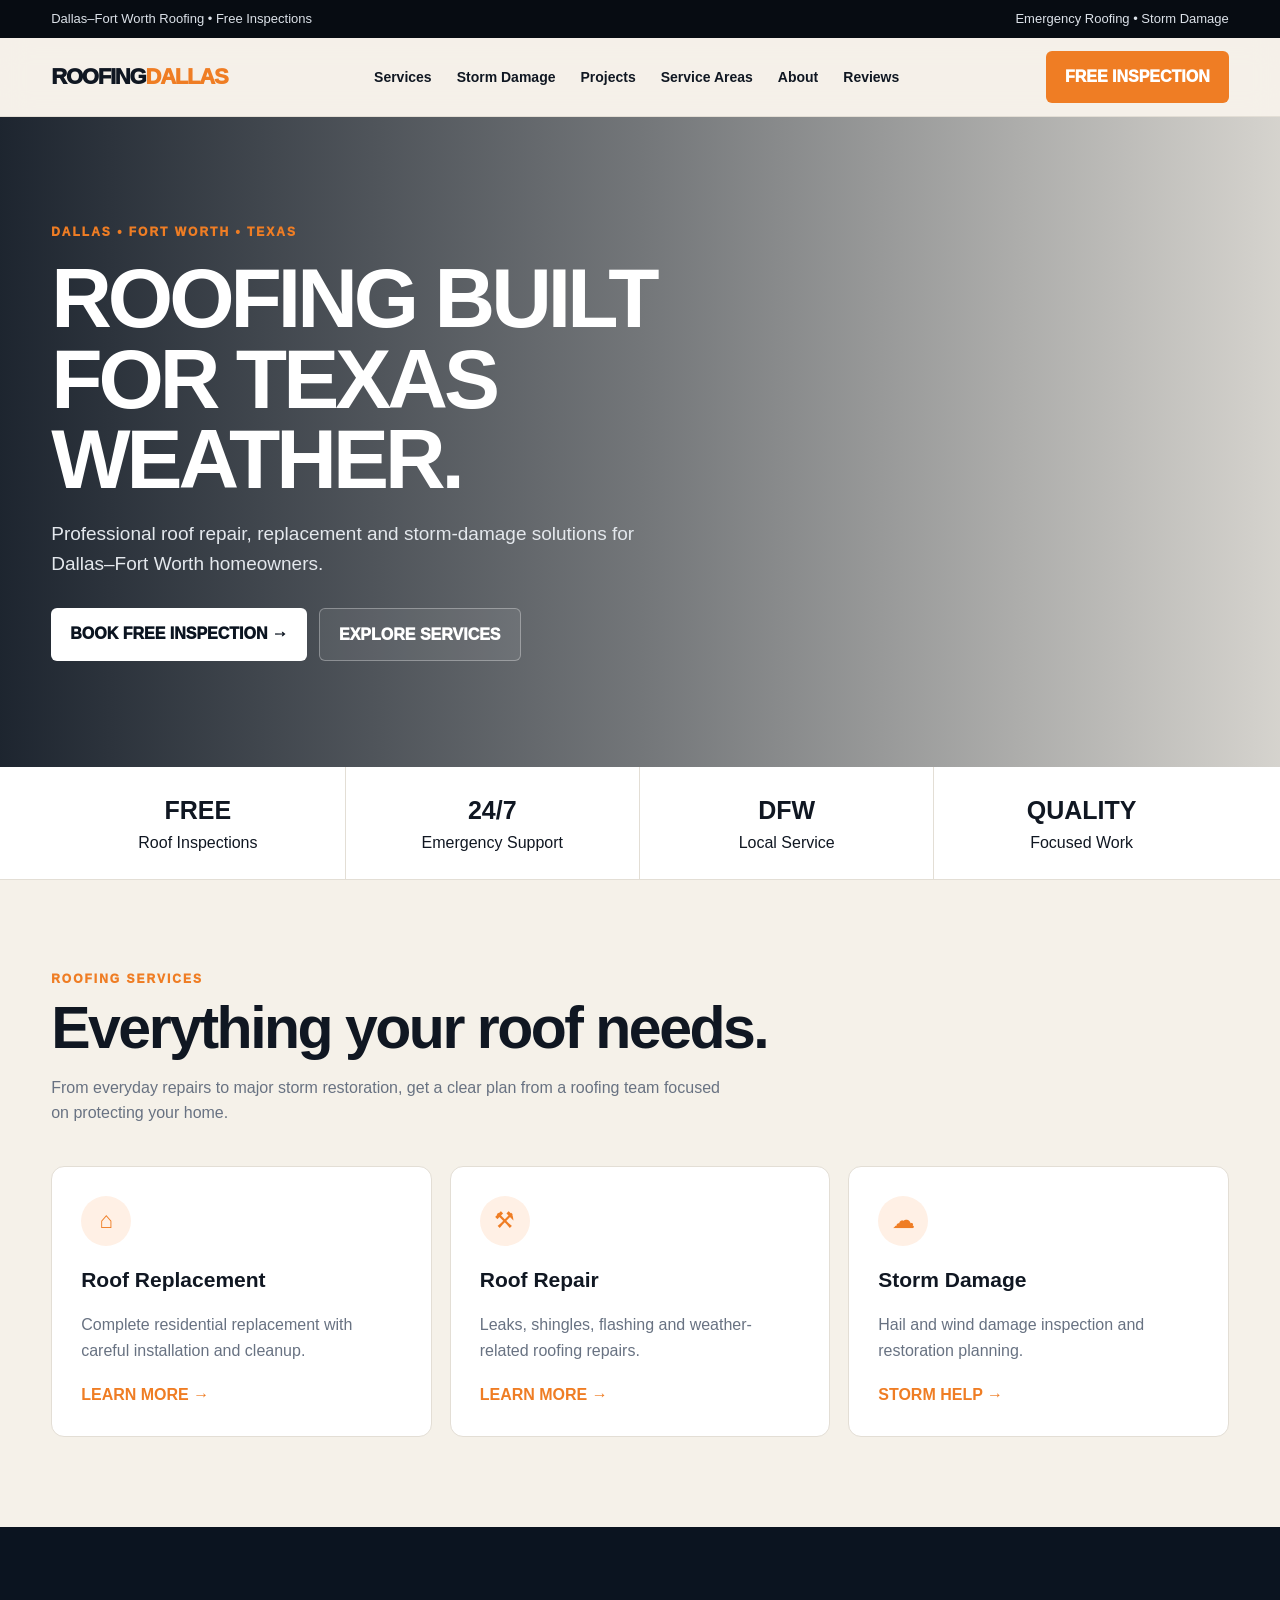
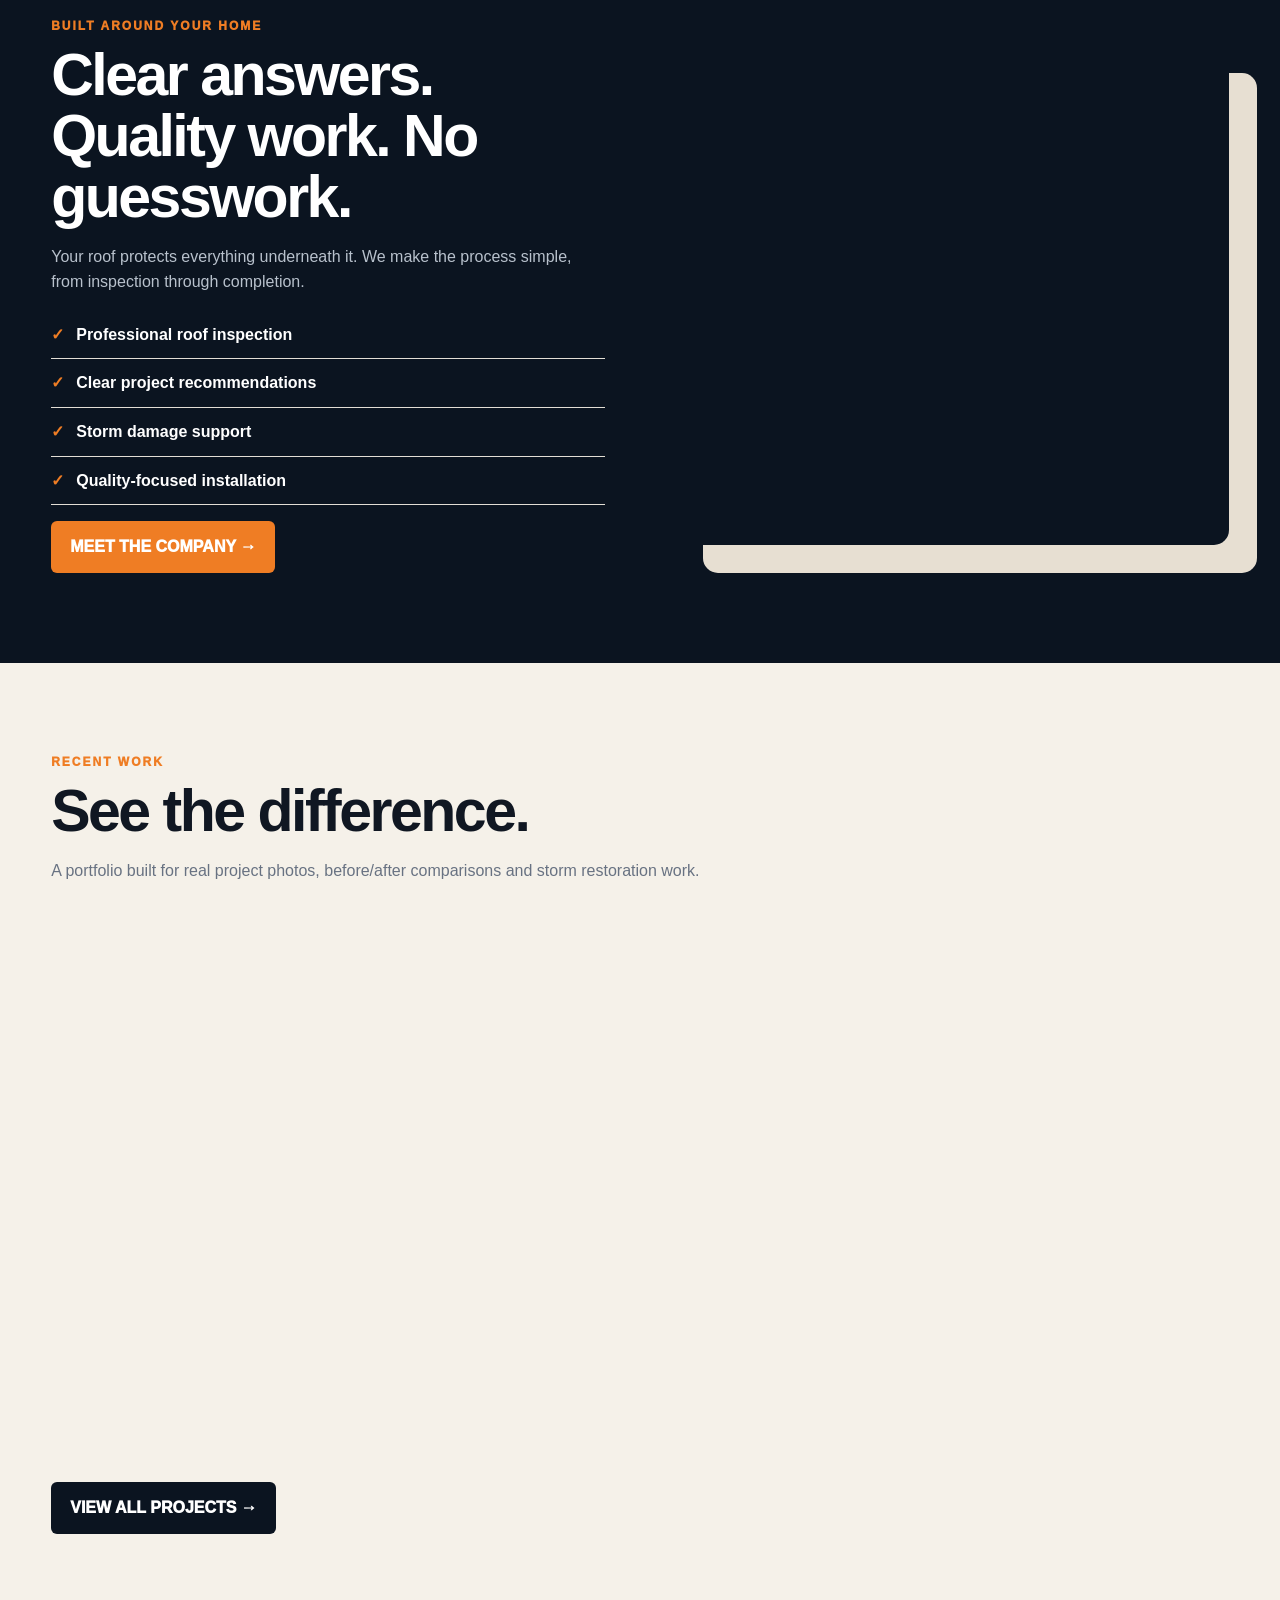
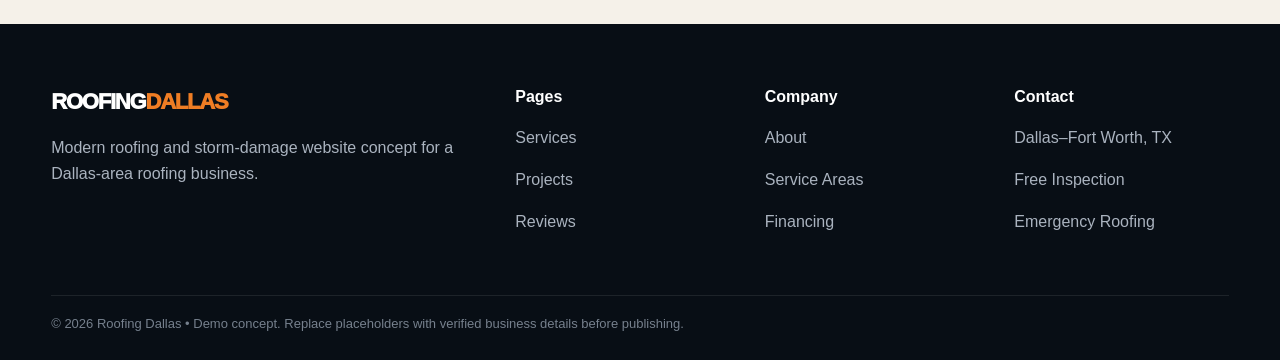
<file: index.html>
<!doctype html><html lang="en"><head><meta charset="utf-8"><meta name="viewport" content="width=device-width,initial-scale=1"><title>Home | Roofing Dallas</title><meta name="description" content="Home page for Roofing Dallas — roofing, storm damage and free inspections in Dallas–Fort Worth."><link rel="stylesheet" href="style.css"></head><body><div class="top"><div class="wrap"><div>Dallas–Fort Worth Roofing • Free Inspections</div><div class="right">Emergency Roofing • Storm Damage</div></div></div><header class="nav"><div class="wrap navin"><a class="brand" href="index.html">ROOFING<i>DALLAS</i></a><nav class="links"><a href="services.html">Services</a><a href="storm-damage.html">Storm Damage</a><a href="projects.html">Projects</a><a href="areas.html">Service Areas</a><a href="about.html">About</a><a href="reviews.html">Reviews</a></nav><a class="btn" href="contact.html">FREE INSPECTION</a><span class="menu">☰</span></div></header><section class="hero"><div class="wrap"><div class="inside"><div class="eyebrow">Dallas • Fort Worth • Texas</div><h1>ROOFING BUILT FOR TEXAS WEATHER.</h1><p>Professional roof repair, replacement and storm-damage solutions for Dallas–Fort Worth homeowners.</p><div class="actions"><a class="btn light" href="contact.html">BOOK FREE INSPECTION →</a><a class="btn ghost" href="services.html">EXPLORE SERVICES</a></div></div></div></section>
<section class="strip"><div class="wrap stripin"><div class="stat"><b>FREE</b>Roof Inspections</div><div class="stat"><b>24/7</b>Emergency Support</div><div class="stat"><b>DFW</b>Local Service</div><div class="stat"><b>QUALITY</b>Focused Work</div></div></section>
<section class="section"><div class="wrap"><div class="kicker">Roofing Services</div><h2 class="title">Everything your roof needs.</h2><p class="sub">From everyday repairs to major storm restoration, get a clear plan from a roofing team focused on protecting your home.</p><div class="grid3">
<div class="card"><div class="ico">⌂</div><h3>Roof Replacement</h3><p>Complete residential replacement with careful installation and cleanup.</p><a class="link" href="services.html#replacement">LEARN MORE →</a></div>
<div class="card"><div class="ico">⚒</div><h3>Roof Repair</h3><p>Leaks, shingles, flashing and weather-related roofing repairs.</p><a class="link" href="services.html#repair">LEARN MORE →</a></div>
<div class="card"><div class="ico">☁</div><h3>Storm Damage</h3><p>Hail and wind damage inspection and restoration planning.</p><a class="link" href="storm-damage.html">STORM HELP →</a></div></div></div></section>
<section class="section darksection"><div class="wrap split"><div><div class="kicker">Built Around Your Home</div><h2 class="title">Clear answers. Quality work. No guesswork.</h2><p class="sub">Your roof protects everything underneath it. We make the process simple, from inspection through completion.</p><ul class="checklist"><li>Professional roof inspection</li><li>Clear project recommendations</li><li>Storm damage support</li><li>Quality-focused installation</li></ul><a class="btn" href="about.html">MEET THE COMPANY →</a></div><div class="photo"></div></div></section>
<section class="section"><div class="wrap"><div class="kicker">Recent Work</div><h2 class="title">See the difference.</h2><p class="sub">A portfolio built for real project photos, before/after comparisons and storm restoration work.</p><div class="gallery"><div class="g g1"></div><div class="g g2"></div><div class="g g3"></div><div class="g g4"></div><div class="g g5"></div></div><div class="actions"><a class="btn dark" href="projects.html">VIEW ALL PROJECTS →</a></div></div></section><footer class="footer"><div class="wrap foot"><div><div class="brand">ROOFING<i>DALLAS</i></div><p>Modern roofing and storm-damage website concept for a Dallas-area roofing business.</p></div><div><b>Pages</b><p><a href="services.html">Services</a></p><p><a href="projects.html">Projects</a></p><p><a href="reviews.html">Reviews</a></p></div><div><b>Company</b><p><a href="about.html">About</a></p><p><a href="areas.html">Service Areas</a></p><p><a href="financing.html">Financing</a></p></div><div><b>Contact</b><p>Dallas–Fort Worth, TX</p><p>Free Inspection</p><p>Emergency Roofing</p></div></div><div class="wrap copy">© 2026 Roofing Dallas • Demo concept. Replace placeholders with verified business details before publishing.</div></footer><script src="script.js"></script></body></html>
</file>
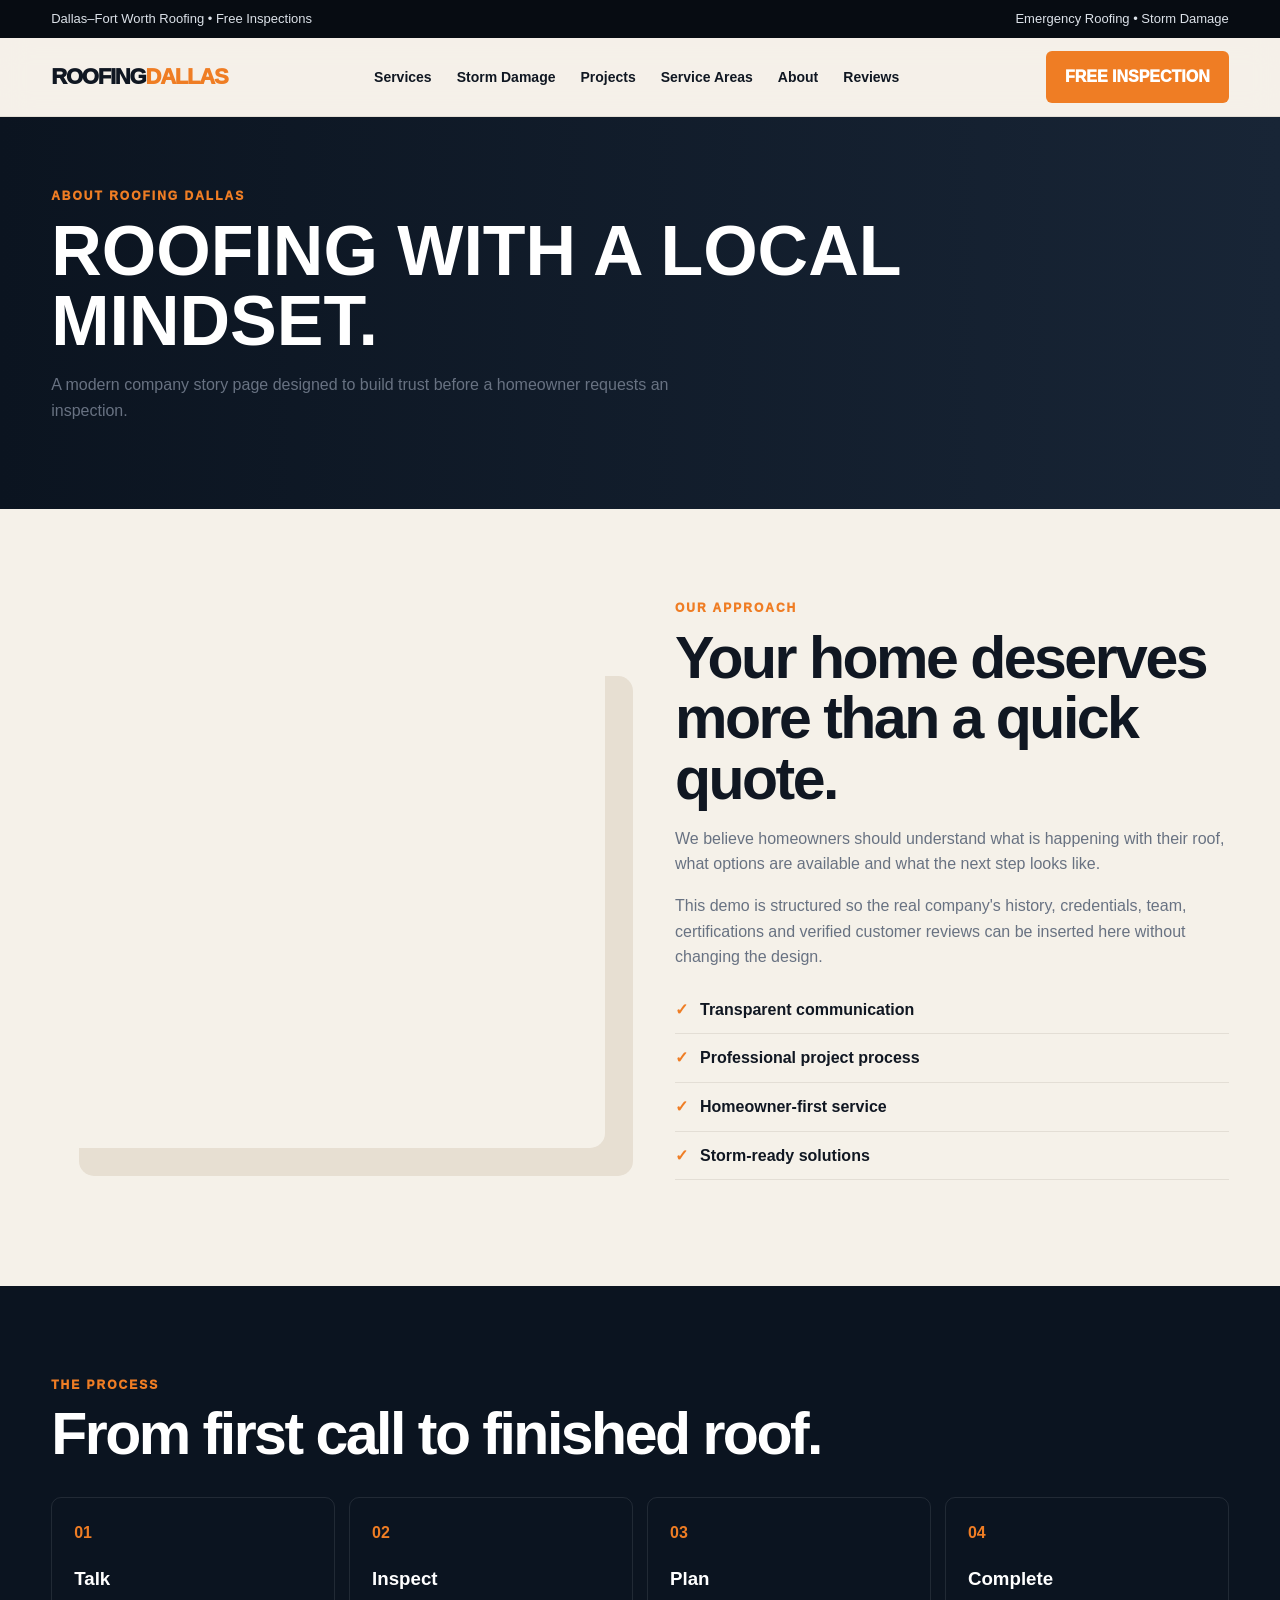
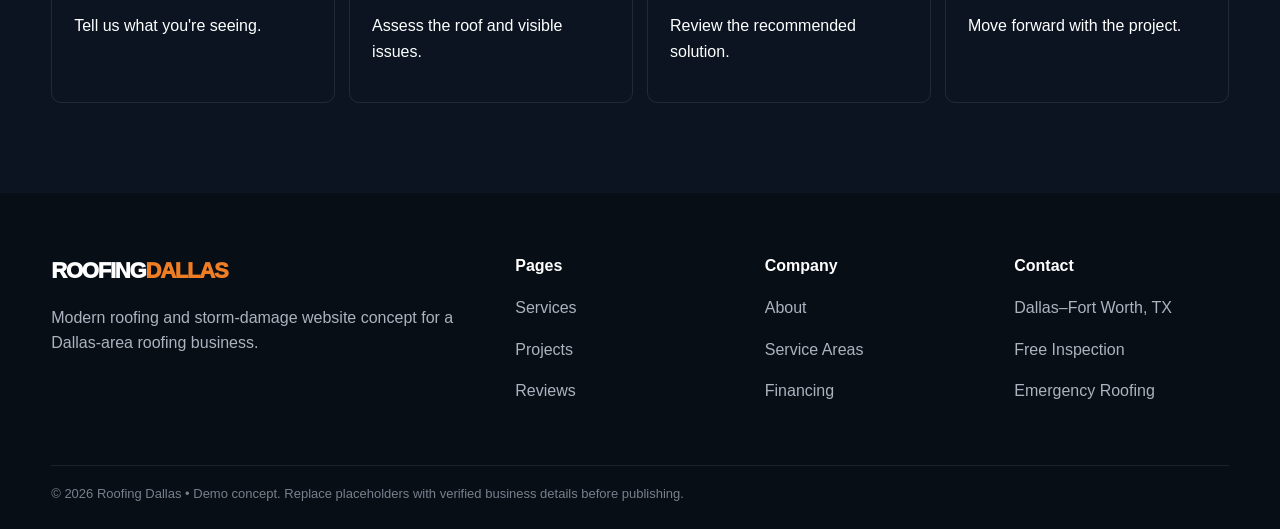
<file: about.html>
<!doctype html><html lang="en"><head><meta charset="utf-8"><meta name="viewport" content="width=device-width,initial-scale=1"><title>About | Roofing Dallas</title><meta name="description" content="About page for Roofing Dallas — roofing, storm damage and free inspections in Dallas–Fort Worth."><link rel="stylesheet" href="style.css"></head><body><div class="top"><div class="wrap"><div>Dallas–Fort Worth Roofing • Free Inspections</div><div class="right">Emergency Roofing • Storm Damage</div></div></div><header class="nav"><div class="wrap navin"><a class="brand" href="index.html">ROOFING<i>DALLAS</i></a><nav class="links"><a href="services.html">Services</a><a href="storm-damage.html">Storm Damage</a><a href="projects.html">Projects</a><a href="areas.html">Service Areas</a><a href="about.html">About</a><a href="reviews.html">Reviews</a></nav><a class="btn" href="contact.html">FREE INSPECTION</a><span class="menu">☰</span></div></header><section class="banner"><div class="wrap"><div class="kicker">About Roofing Dallas</div><h1>ROOFING WITH A LOCAL MINDSET.</h1><p class="sub">A modern company story page designed to build trust before a homeowner requests an inspection.</p></div></section>
<section class="section"><div class="wrap split"><div class="photo"></div><div><div class="kicker">Our Approach</div><h2 class="title">Your home deserves more than a quick quote.</h2><p class="sub">We believe homeowners should understand what is happening with their roof, what options are available and what the next step looks like.</p><p class="sub">This demo is structured so the real company's history, credentials, team, certifications and verified customer reviews can be inserted here without changing the design.</p><ul class="checklist"><li>Transparent communication</li><li>Professional project process</li><li>Homeowner-first service</li><li>Storm-ready solutions</li></ul></div></div></section>
<section class="section darksection"><div class="wrap"><div class="kicker">The Process</div><h2 class="title">From first call to finished roof.</h2><div class="steps"><div class="step"><b>01</b><h3>Talk</h3><p>Tell us what you're seeing.</p></div><div class="step"><b>02</b><h3>Inspect</h3><p>Assess the roof and visible issues.</p></div><div class="step"><b>03</b><h3>Plan</h3><p>Review the recommended solution.</p></div><div class="step"><b>04</b><h3>Complete</h3><p>Move forward with the project.</p></div></div></div></section><footer class="footer"><div class="wrap foot"><div><div class="brand">ROOFING<i>DALLAS</i></div><p>Modern roofing and storm-damage website concept for a Dallas-area roofing business.</p></div><div><b>Pages</b><p><a href="services.html">Services</a></p><p><a href="projects.html">Projects</a></p><p><a href="reviews.html">Reviews</a></p></div><div><b>Company</b><p><a href="about.html">About</a></p><p><a href="areas.html">Service Areas</a></p><p><a href="financing.html">Financing</a></p></div><div><b>Contact</b><p>Dallas–Fort Worth, TX</p><p>Free Inspection</p><p>Emergency Roofing</p></div></div><div class="wrap copy">© 2026 Roofing Dallas • Demo concept. Replace placeholders with verified business details before publishing.</div></footer><script src="script.js"></script></body></html>
</file>
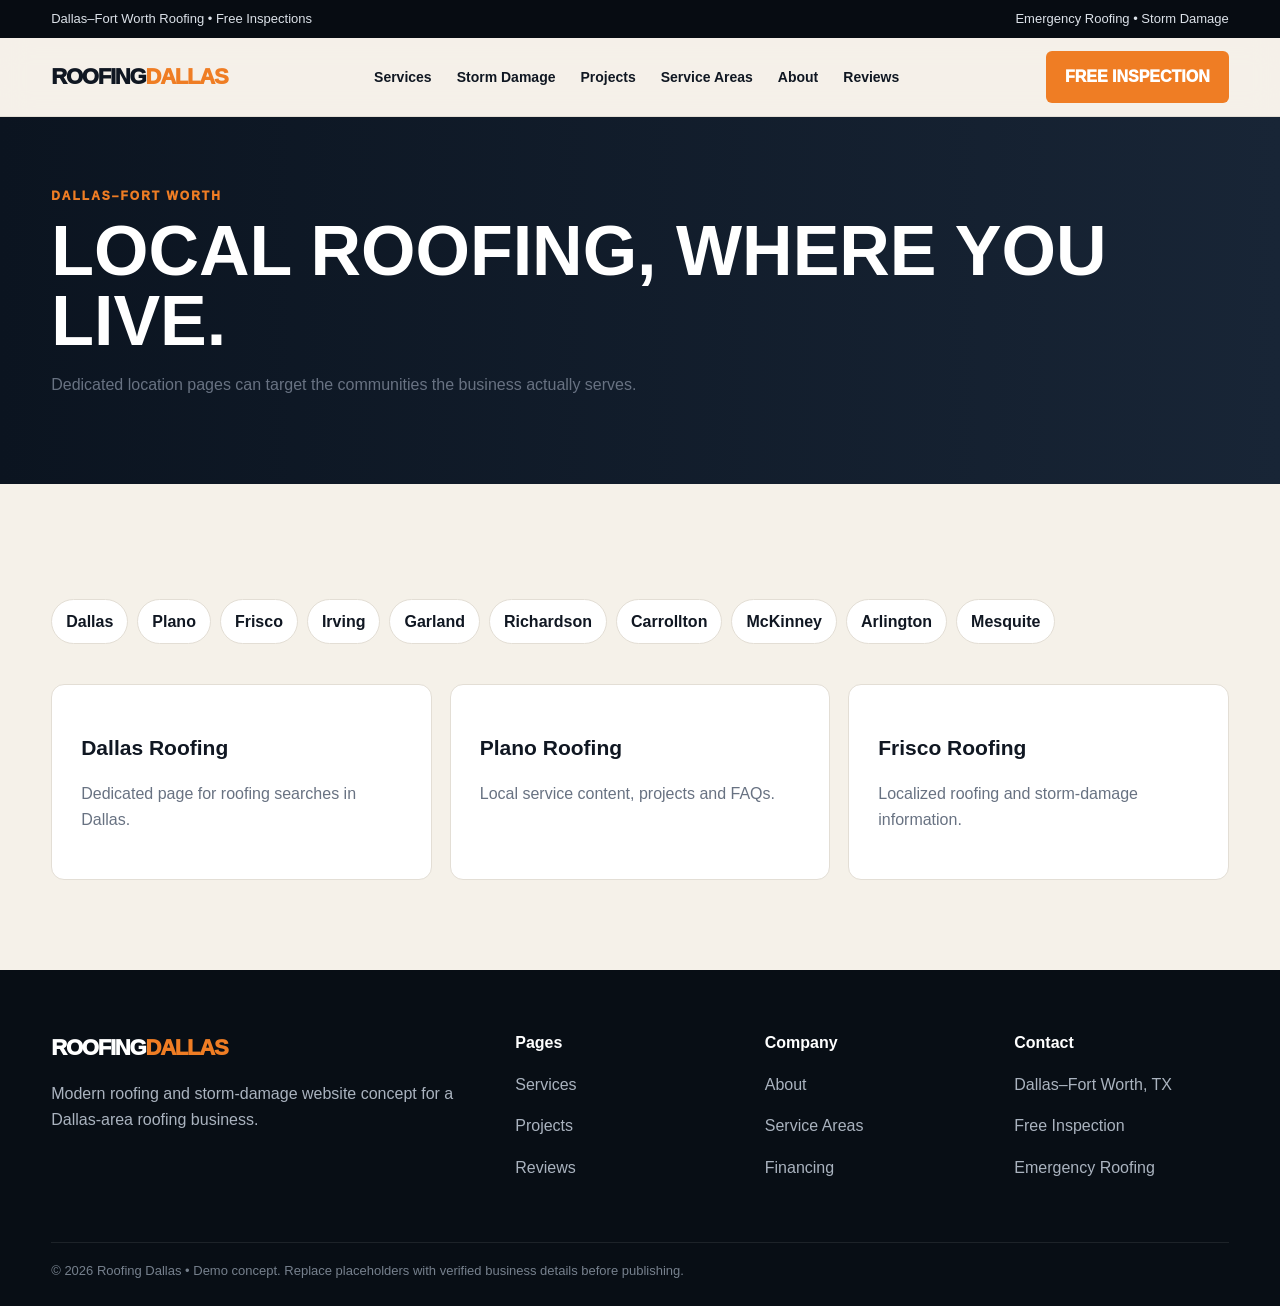
<file: areas.html>
<!doctype html><html lang="en"><head><meta charset="utf-8"><meta name="viewport" content="width=device-width,initial-scale=1"><title>Service Areas | Roofing Dallas</title><meta name="description" content="Service Areas page for Roofing Dallas — roofing, storm damage and free inspections in Dallas–Fort Worth."><link rel="stylesheet" href="style.css"></head><body><div class="top"><div class="wrap"><div>Dallas–Fort Worth Roofing • Free Inspections</div><div class="right">Emergency Roofing • Storm Damage</div></div></div><header class="nav"><div class="wrap navin"><a class="brand" href="index.html">ROOFING<i>DALLAS</i></a><nav class="links"><a href="services.html">Services</a><a href="storm-damage.html">Storm Damage</a><a href="projects.html">Projects</a><a href="areas.html">Service Areas</a><a href="about.html">About</a><a href="reviews.html">Reviews</a></nav><a class="btn" href="contact.html">FREE INSPECTION</a><span class="menu">☰</span></div></header><section class="banner"><div class="wrap"><div class="kicker">Dallas–Fort Worth</div><h1>LOCAL ROOFING, WHERE YOU LIVE.</h1><p class="sub">Dedicated location pages can target the communities the business actually serves.</p></div></section>
<section class="section"><div class="wrap"><div class="areas"><span class="pill">Dallas</span><span class="pill">Plano</span><span class="pill">Frisco</span><span class="pill">Irving</span><span class="pill">Garland</span><span class="pill">Richardson</span><span class="pill">Carrollton</span><span class="pill">McKinney</span><span class="pill">Arlington</span><span class="pill">Mesquite</span></div><div class="grid3"><div class="card"><h3>Dallas Roofing</h3><p>Dedicated page for roofing searches in Dallas.</p></div><div class="card"><h3>Plano Roofing</h3><p>Local service content, projects and FAQs.</p></div><div class="card"><h3>Frisco Roofing</h3><p>Localized roofing and storm-damage information.</p></div></div></div></section><footer class="footer"><div class="wrap foot"><div><div class="brand">ROOFING<i>DALLAS</i></div><p>Modern roofing and storm-damage website concept for a Dallas-area roofing business.</p></div><div><b>Pages</b><p><a href="services.html">Services</a></p><p><a href="projects.html">Projects</a></p><p><a href="reviews.html">Reviews</a></p></div><div><b>Company</b><p><a href="about.html">About</a></p><p><a href="areas.html">Service Areas</a></p><p><a href="financing.html">Financing</a></p></div><div><b>Contact</b><p>Dallas–Fort Worth, TX</p><p>Free Inspection</p><p>Emergency Roofing</p></div></div><div class="wrap copy">© 2026 Roofing Dallas • Demo concept. Replace placeholders with verified business details before publishing.</div></footer><script src="script.js"></script></body></html>
</file>
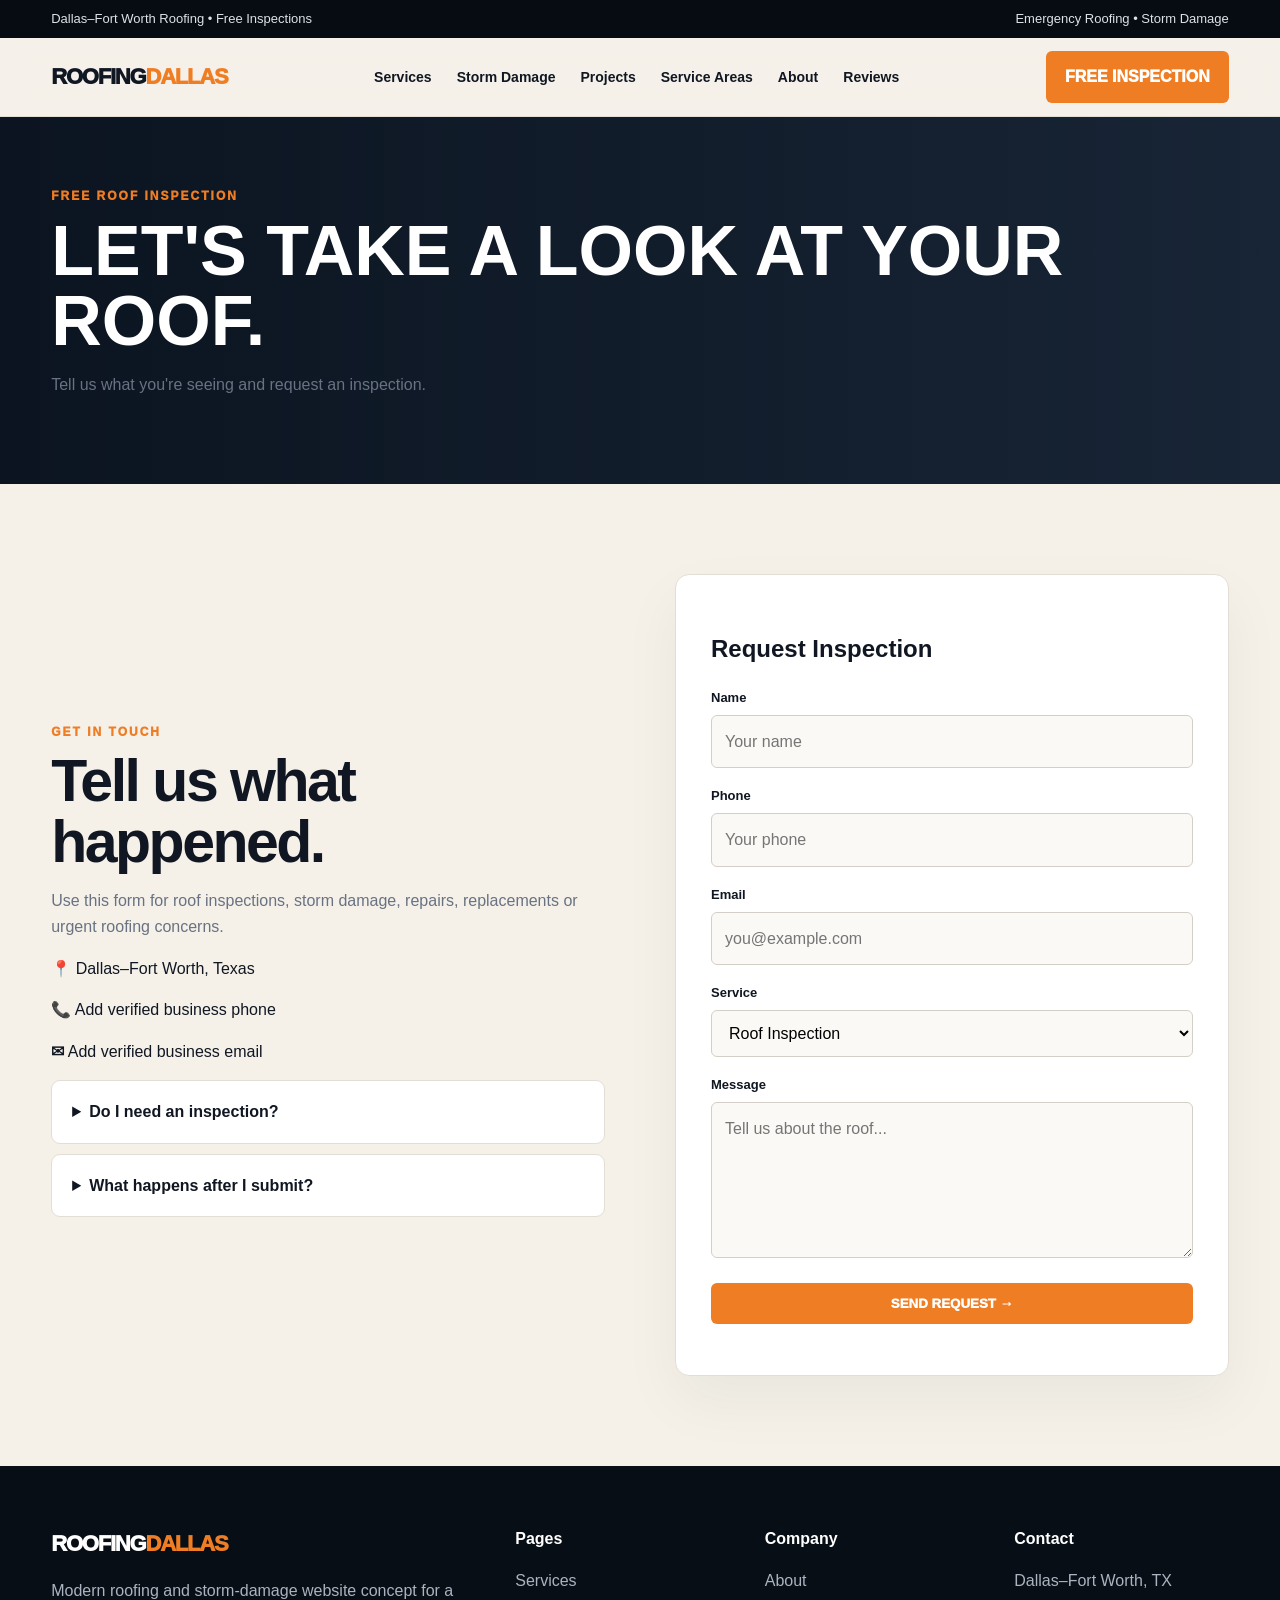
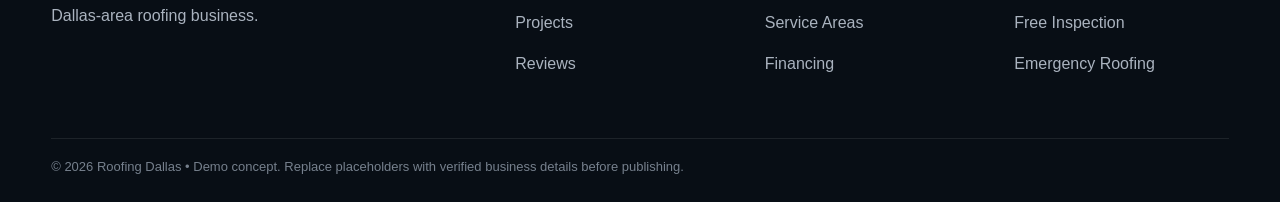
<file: contact.html>
<!doctype html><html lang="en"><head><meta charset="utf-8"><meta name="viewport" content="width=device-width,initial-scale=1"><title>Contact | Roofing Dallas</title><meta name="description" content="Contact page for Roofing Dallas — roofing, storm damage and free inspections in Dallas–Fort Worth."><link rel="stylesheet" href="style.css"></head><body><div class="top"><div class="wrap"><div>Dallas–Fort Worth Roofing • Free Inspections</div><div class="right">Emergency Roofing • Storm Damage</div></div></div><header class="nav"><div class="wrap navin"><a class="brand" href="index.html">ROOFING<i>DALLAS</i></a><nav class="links"><a href="services.html">Services</a><a href="storm-damage.html">Storm Damage</a><a href="projects.html">Projects</a><a href="areas.html">Service Areas</a><a href="about.html">About</a><a href="reviews.html">Reviews</a></nav><a class="btn" href="contact.html">FREE INSPECTION</a><span class="menu">☰</span></div></header><section class="banner"><div class="wrap"><div class="kicker">Free Roof Inspection</div><h1>LET'S TAKE A LOOK AT YOUR ROOF.</h1><p class="sub">Tell us what you're seeing and request an inspection.</p></div></section>
<section class="section"><div class="wrap split"><div><div class="kicker">Get In Touch</div><h2 class="title">Tell us what happened.</h2><p class="sub">Use this form for roof inspections, storm damage, repairs, replacements or urgent roofing concerns.</p><p><strong>📍</strong> Dallas–Fort Worth, Texas</p><p><strong>📞</strong> Add verified business phone</p><p><strong>✉</strong> Add verified business email</p><div class="faq"><details><summary>Do I need an inspection?</summary><p>An inspection is a useful first step when you aren't sure what your roof needs.</p></details><details><summary>What happens after I submit?</summary><p>Replace this demo text with the company's actual scheduling and follow-up process.</p></details></div></div><form class="form" id="lead"><h2>Request Inspection</h2><label>Name</label><input required placeholder="Your name"><label>Phone</label><input required placeholder="Your phone"><label>Email</label><input type="email" placeholder="you@example.com"><label>Service</label><select><option>Roof Inspection</option><option>Storm Damage</option><option>Roof Repair</option><option>Roof Replacement</option><option>Emergency</option></select><label>Message</label><textarea rows="5" placeholder="Tell us about the roof..."></textarea><button class="btn" type="submit">SEND REQUEST →</button><p id="msg"></p></form></div></section><footer class="footer"><div class="wrap foot"><div><div class="brand">ROOFING<i>DALLAS</i></div><p>Modern roofing and storm-damage website concept for a Dallas-area roofing business.</p></div><div><b>Pages</b><p><a href="services.html">Services</a></p><p><a href="projects.html">Projects</a></p><p><a href="reviews.html">Reviews</a></p></div><div><b>Company</b><p><a href="about.html">About</a></p><p><a href="areas.html">Service Areas</a></p><p><a href="financing.html">Financing</a></p></div><div><b>Contact</b><p>Dallas–Fort Worth, TX</p><p>Free Inspection</p><p>Emergency Roofing</p></div></div><div class="wrap copy">© 2026 Roofing Dallas • Demo concept. Replace placeholders with verified business details before publishing.</div></footer><script src="script.js"></script></body></html>
</file>
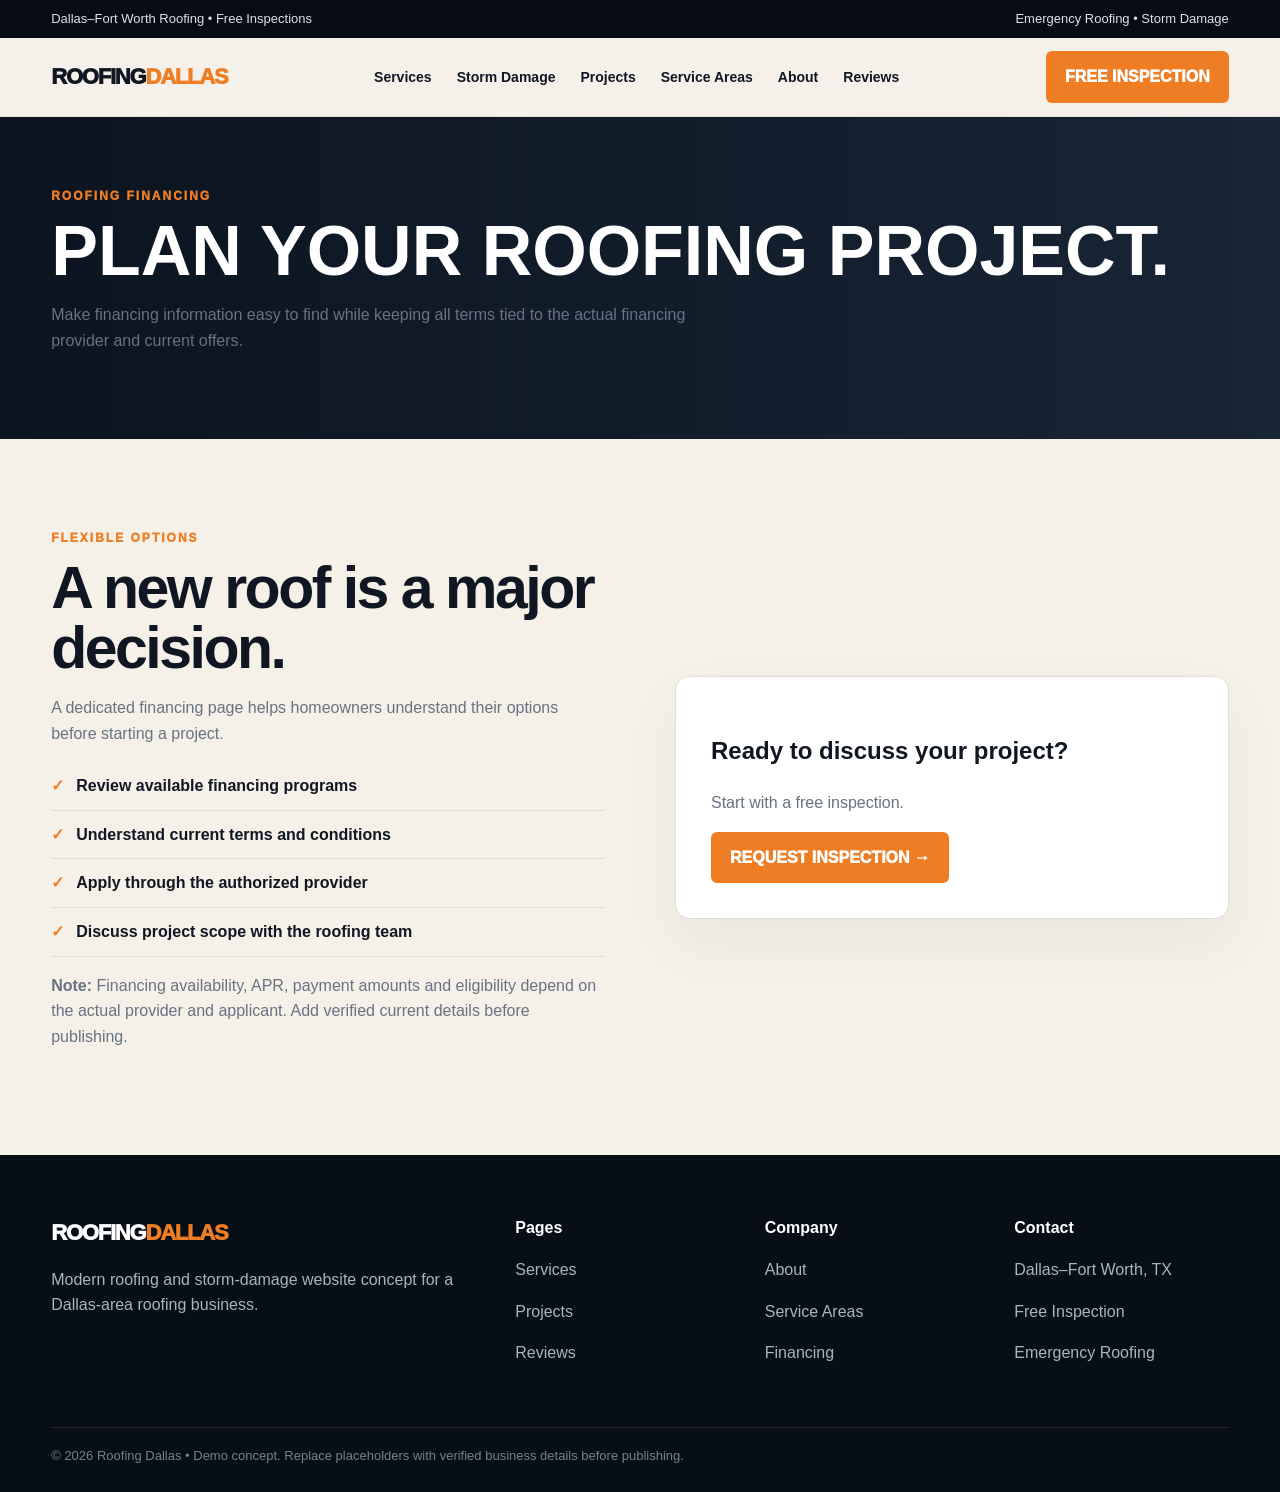
<file: financing.html>
<!doctype html><html lang="en"><head><meta charset="utf-8"><meta name="viewport" content="width=device-width,initial-scale=1"><title>Financing | Roofing Dallas</title><meta name="description" content="Financing page for Roofing Dallas — roofing, storm damage and free inspections in Dallas–Fort Worth."><link rel="stylesheet" href="style.css"></head><body><div class="top"><div class="wrap"><div>Dallas–Fort Worth Roofing • Free Inspections</div><div class="right">Emergency Roofing • Storm Damage</div></div></div><header class="nav"><div class="wrap navin"><a class="brand" href="index.html">ROOFING<i>DALLAS</i></a><nav class="links"><a href="services.html">Services</a><a href="storm-damage.html">Storm Damage</a><a href="projects.html">Projects</a><a href="areas.html">Service Areas</a><a href="about.html">About</a><a href="reviews.html">Reviews</a></nav><a class="btn" href="contact.html">FREE INSPECTION</a><span class="menu">☰</span></div></header><section class="banner"><div class="wrap"><div class="kicker">Roofing Financing</div><h1>PLAN YOUR ROOFING PROJECT.</h1><p class="sub">Make financing information easy to find while keeping all terms tied to the actual financing provider and current offers.</p></div></section>
<section class="section"><div class="wrap split"><div><div class="kicker">Flexible Options</div><h2 class="title">A new roof is a major decision.</h2><p class="sub">A dedicated financing page helps homeowners understand their options before starting a project.</p><ul class="checklist"><li>Review available financing programs</li><li>Understand current terms and conditions</li><li>Apply through the authorized provider</li><li>Discuss project scope with the roofing team</li></ul><p class="sub"><strong>Note:</strong> Financing availability, APR, payment amounts and eligibility depend on the actual provider and applicant. Add verified current details before publishing.</p></div><div class="form"><h2>Ready to discuss your project?</h2><p class="sub">Start with a free inspection.</p><a class="btn" href="contact.html">REQUEST INSPECTION →</a></div></div></section><footer class="footer"><div class="wrap foot"><div><div class="brand">ROOFING<i>DALLAS</i></div><p>Modern roofing and storm-damage website concept for a Dallas-area roofing business.</p></div><div><b>Pages</b><p><a href="services.html">Services</a></p><p><a href="projects.html">Projects</a></p><p><a href="reviews.html">Reviews</a></p></div><div><b>Company</b><p><a href="about.html">About</a></p><p><a href="areas.html">Service Areas</a></p><p><a href="financing.html">Financing</a></p></div><div><b>Contact</b><p>Dallas–Fort Worth, TX</p><p>Free Inspection</p><p>Emergency Roofing</p></div></div><div class="wrap copy">© 2026 Roofing Dallas • Demo concept. Replace placeholders with verified business details before publishing.</div></footer><script src="script.js"></script></body></html>
</file>
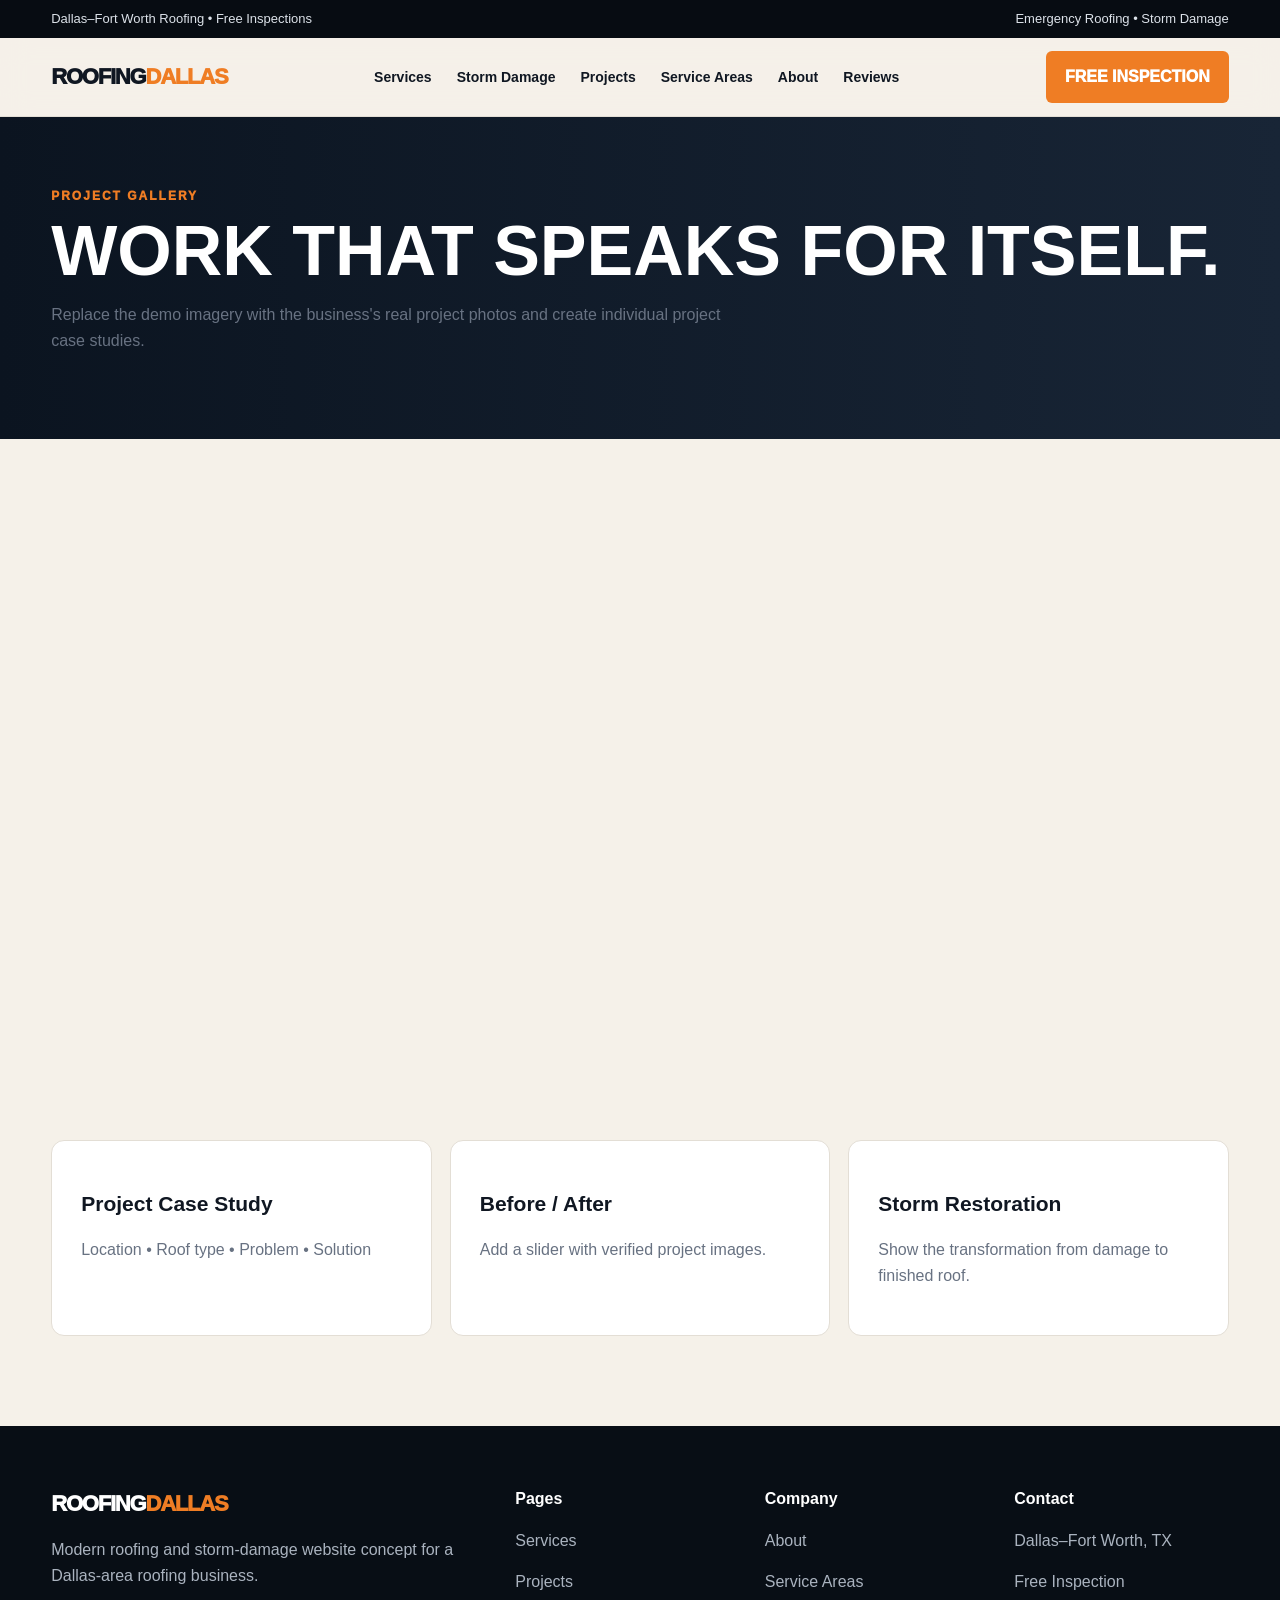
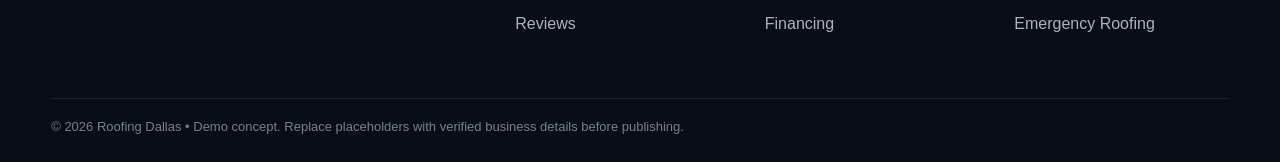
<file: projects.html>
<!doctype html><html lang="en"><head><meta charset="utf-8"><meta name="viewport" content="width=device-width,initial-scale=1"><title>Projects | Roofing Dallas</title><meta name="description" content="Projects page for Roofing Dallas — roofing, storm damage and free inspections in Dallas–Fort Worth."><link rel="stylesheet" href="style.css"></head><body><div class="top"><div class="wrap"><div>Dallas–Fort Worth Roofing • Free Inspections</div><div class="right">Emergency Roofing • Storm Damage</div></div></div><header class="nav"><div class="wrap navin"><a class="brand" href="index.html">ROOFING<i>DALLAS</i></a><nav class="links"><a href="services.html">Services</a><a href="storm-damage.html">Storm Damage</a><a href="projects.html">Projects</a><a href="areas.html">Service Areas</a><a href="about.html">About</a><a href="reviews.html">Reviews</a></nav><a class="btn" href="contact.html">FREE INSPECTION</a><span class="menu">☰</span></div></header><section class="banner"><div class="wrap"><div class="kicker">Project Gallery</div><h1>WORK THAT SPEAKS FOR ITSELF.</h1><p class="sub">Replace the demo imagery with the business's real project photos and create individual project case studies.</p></div></section>
<section class="section"><div class="wrap"><div class="gallery"><div class="g g1"></div><div class="g g2"></div><div class="g g3"></div><div class="g g4"></div><div class="g g5"></div></div>
<div class="grid3"><div class="card"><h3>Project Case Study</h3><p>Location • Roof type • Problem • Solution</p></div><div class="card"><h3>Before / After</h3><p>Add a slider with verified project images.</p></div><div class="card"><h3>Storm Restoration</h3><p>Show the transformation from damage to finished roof.</p></div></div></div></section><footer class="footer"><div class="wrap foot"><div><div class="brand">ROOFING<i>DALLAS</i></div><p>Modern roofing and storm-damage website concept for a Dallas-area roofing business.</p></div><div><b>Pages</b><p><a href="services.html">Services</a></p><p><a href="projects.html">Projects</a></p><p><a href="reviews.html">Reviews</a></p></div><div><b>Company</b><p><a href="about.html">About</a></p><p><a href="areas.html">Service Areas</a></p><p><a href="financing.html">Financing</a></p></div><div><b>Contact</b><p>Dallas–Fort Worth, TX</p><p>Free Inspection</p><p>Emergency Roofing</p></div></div><div class="wrap copy">© 2026 Roofing Dallas • Demo concept. Replace placeholders with verified business details before publishing.</div></footer><script src="script.js"></script></body></html>
</file>
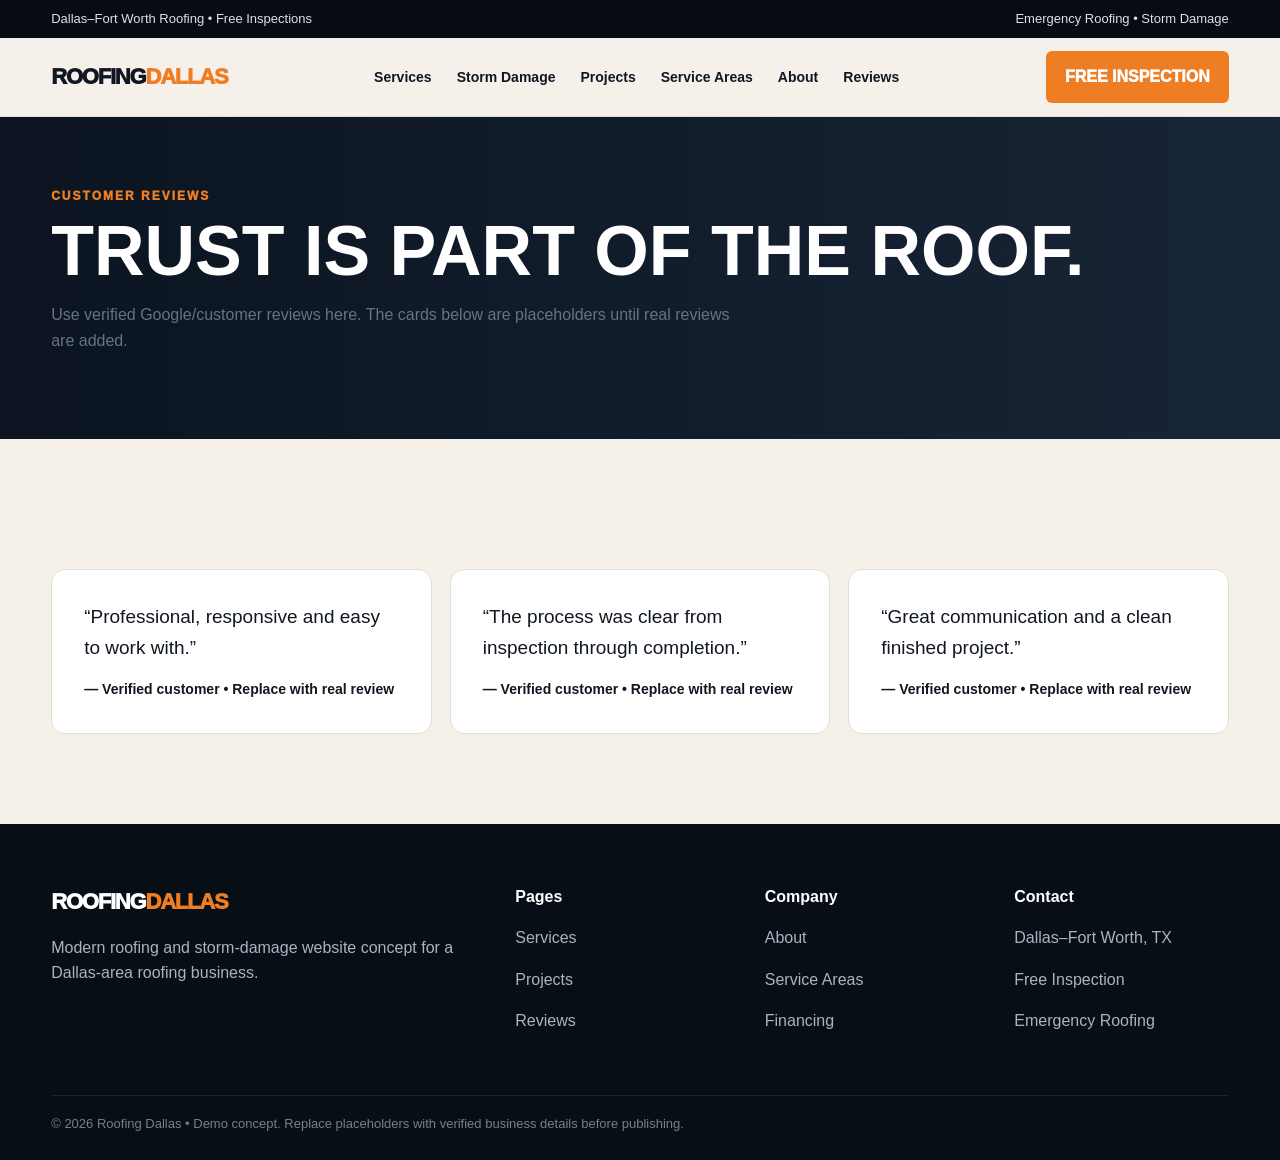
<file: reviews.html>
<!doctype html><html lang="en"><head><meta charset="utf-8"><meta name="viewport" content="width=device-width,initial-scale=1"><title>Reviews | Roofing Dallas</title><meta name="description" content="Reviews page for Roofing Dallas — roofing, storm damage and free inspections in Dallas–Fort Worth."><link rel="stylesheet" href="style.css"></head><body><div class="top"><div class="wrap"><div>Dallas–Fort Worth Roofing • Free Inspections</div><div class="right">Emergency Roofing • Storm Damage</div></div></div><header class="nav"><div class="wrap navin"><a class="brand" href="index.html">ROOFING<i>DALLAS</i></a><nav class="links"><a href="services.html">Services</a><a href="storm-damage.html">Storm Damage</a><a href="projects.html">Projects</a><a href="areas.html">Service Areas</a><a href="about.html">About</a><a href="reviews.html">Reviews</a></nav><a class="btn" href="contact.html">FREE INSPECTION</a><span class="menu">☰</span></div></header><section class="banner"><div class="wrap"><div class="kicker">Customer Reviews</div><h1>TRUST IS PART OF THE ROOF.</h1><p class="sub">Use verified Google/customer reviews here. The cards below are placeholders until real reviews are added.</p></div></section>
<section class="section"><div class="wrap"><div class="grid3"><div class="quote">“Professional, responsive and easy to work with.”<strong>— Verified customer • Replace with real review</strong></div><div class="quote">“The process was clear from inspection through completion.”<strong>— Verified customer • Replace with real review</strong></div><div class="quote">“Great communication and a clean finished project.”<strong>— Verified customer • Replace with real review</strong></div></div></div></section><footer class="footer"><div class="wrap foot"><div><div class="brand">ROOFING<i>DALLAS</i></div><p>Modern roofing and storm-damage website concept for a Dallas-area roofing business.</p></div><div><b>Pages</b><p><a href="services.html">Services</a></p><p><a href="projects.html">Projects</a></p><p><a href="reviews.html">Reviews</a></p></div><div><b>Company</b><p><a href="about.html">About</a></p><p><a href="areas.html">Service Areas</a></p><p><a href="financing.html">Financing</a></p></div><div><b>Contact</b><p>Dallas–Fort Worth, TX</p><p>Free Inspection</p><p>Emergency Roofing</p></div></div><div class="wrap copy">© 2026 Roofing Dallas • Demo concept. Replace placeholders with verified business details before publishing.</div></footer><script src="script.js"></script></body></html>
</file>
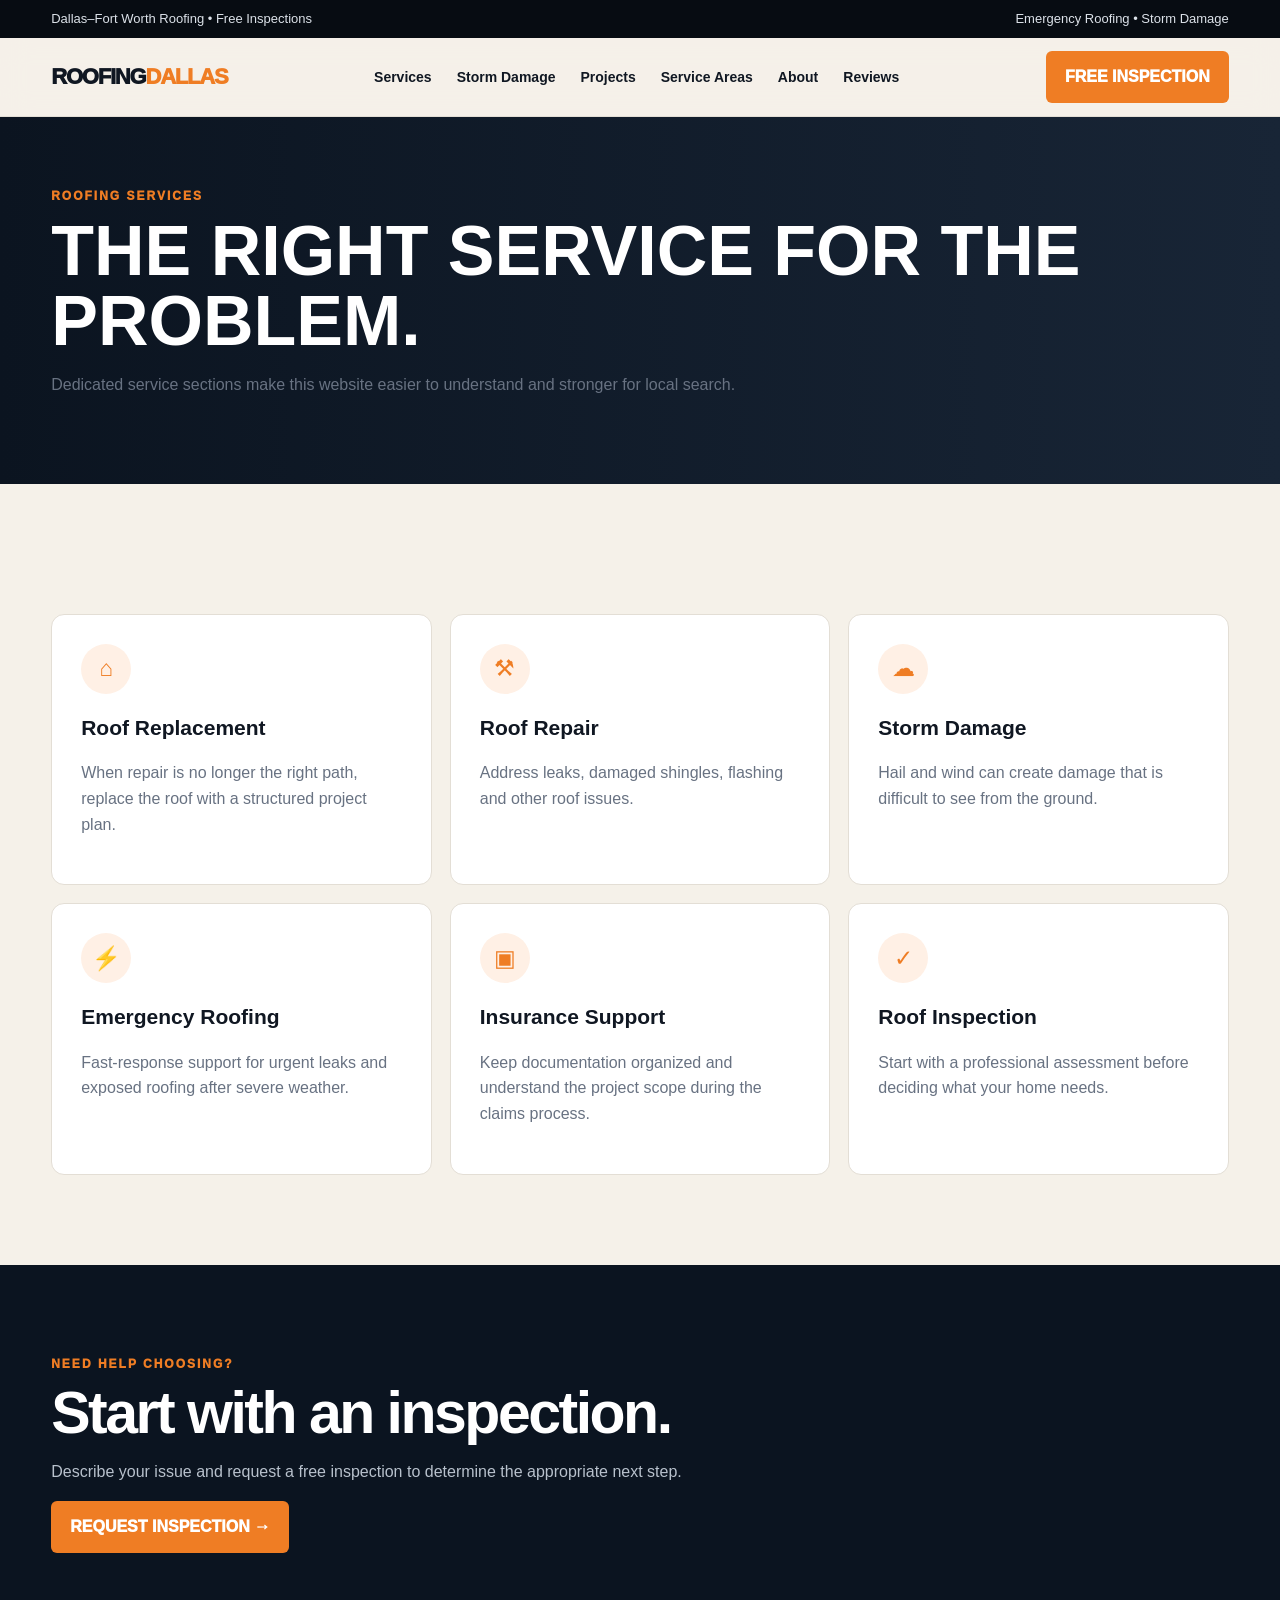
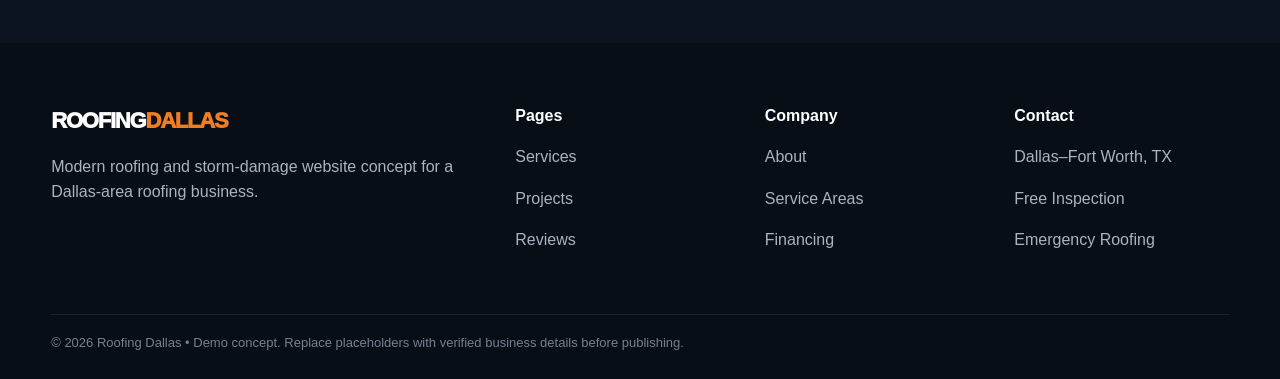
<file: services.html>
<!doctype html><html lang="en"><head><meta charset="utf-8"><meta name="viewport" content="width=device-width,initial-scale=1"><title>Services | Roofing Dallas</title><meta name="description" content="Services page for Roofing Dallas — roofing, storm damage and free inspections in Dallas–Fort Worth."><link rel="stylesheet" href="style.css"></head><body><div class="top"><div class="wrap"><div>Dallas–Fort Worth Roofing • Free Inspections</div><div class="right">Emergency Roofing • Storm Damage</div></div></div><header class="nav"><div class="wrap navin"><a class="brand" href="index.html">ROOFING<i>DALLAS</i></a><nav class="links"><a href="services.html">Services</a><a href="storm-damage.html">Storm Damage</a><a href="projects.html">Projects</a><a href="areas.html">Service Areas</a><a href="about.html">About</a><a href="reviews.html">Reviews</a></nav><a class="btn" href="contact.html">FREE INSPECTION</a><span class="menu">☰</span></div></header><section class="banner"><div class="wrap"><div class="kicker">Roofing Services</div><h1>THE RIGHT SERVICE FOR THE PROBLEM.</h1><p class="sub">Dedicated service sections make this website easier to understand and stronger for local search.</p></div></section>
<section class="section"><div class="wrap"><div class="grid3"><div class="card" id="replacement"><div class="ico">⌂</div><h3>Roof Replacement</h3><p>When repair is no longer the right path, replace the roof with a structured project plan.</p></div><div class="card" id="repair"><div class="ico">⚒</div><h3>Roof Repair</h3><p>Address leaks, damaged shingles, flashing and other roof issues.</p></div><div class="card"><div class="ico">☁</div><h3>Storm Damage</h3><p>Hail and wind can create damage that is difficult to see from the ground.</p></div><div class="card"><div class="ico">⚡</div><h3>Emergency Roofing</h3><p>Fast-response support for urgent leaks and exposed roofing after severe weather.</p></div><div class="card"><div class="ico">▣</div><h3>Insurance Support</h3><p>Keep documentation organized and understand the project scope during the claims process.</p></div><div class="card"><div class="ico">✓</div><h3>Roof Inspection</h3><p>Start with a professional assessment before deciding what your home needs.</p></div></div></div></section>
<section class="section darksection"><div class="wrap"><div class="kicker">Need Help Choosing?</div><h2 class="title">Start with an inspection.</h2><p class="sub">Describe your issue and request a free inspection to determine the appropriate next step.</p><a class="btn" href="contact.html">REQUEST INSPECTION →</a></div></section><footer class="footer"><div class="wrap foot"><div><div class="brand">ROOFING<i>DALLAS</i></div><p>Modern roofing and storm-damage website concept for a Dallas-area roofing business.</p></div><div><b>Pages</b><p><a href="services.html">Services</a></p><p><a href="projects.html">Projects</a></p><p><a href="reviews.html">Reviews</a></p></div><div><b>Company</b><p><a href="about.html">About</a></p><p><a href="areas.html">Service Areas</a></p><p><a href="financing.html">Financing</a></p></div><div><b>Contact</b><p>Dallas–Fort Worth, TX</p><p>Free Inspection</p><p>Emergency Roofing</p></div></div><div class="wrap copy">© 2026 Roofing Dallas • Demo concept. Replace placeholders with verified business details before publishing.</div></footer><script src="script.js"></script></body></html>
</file>
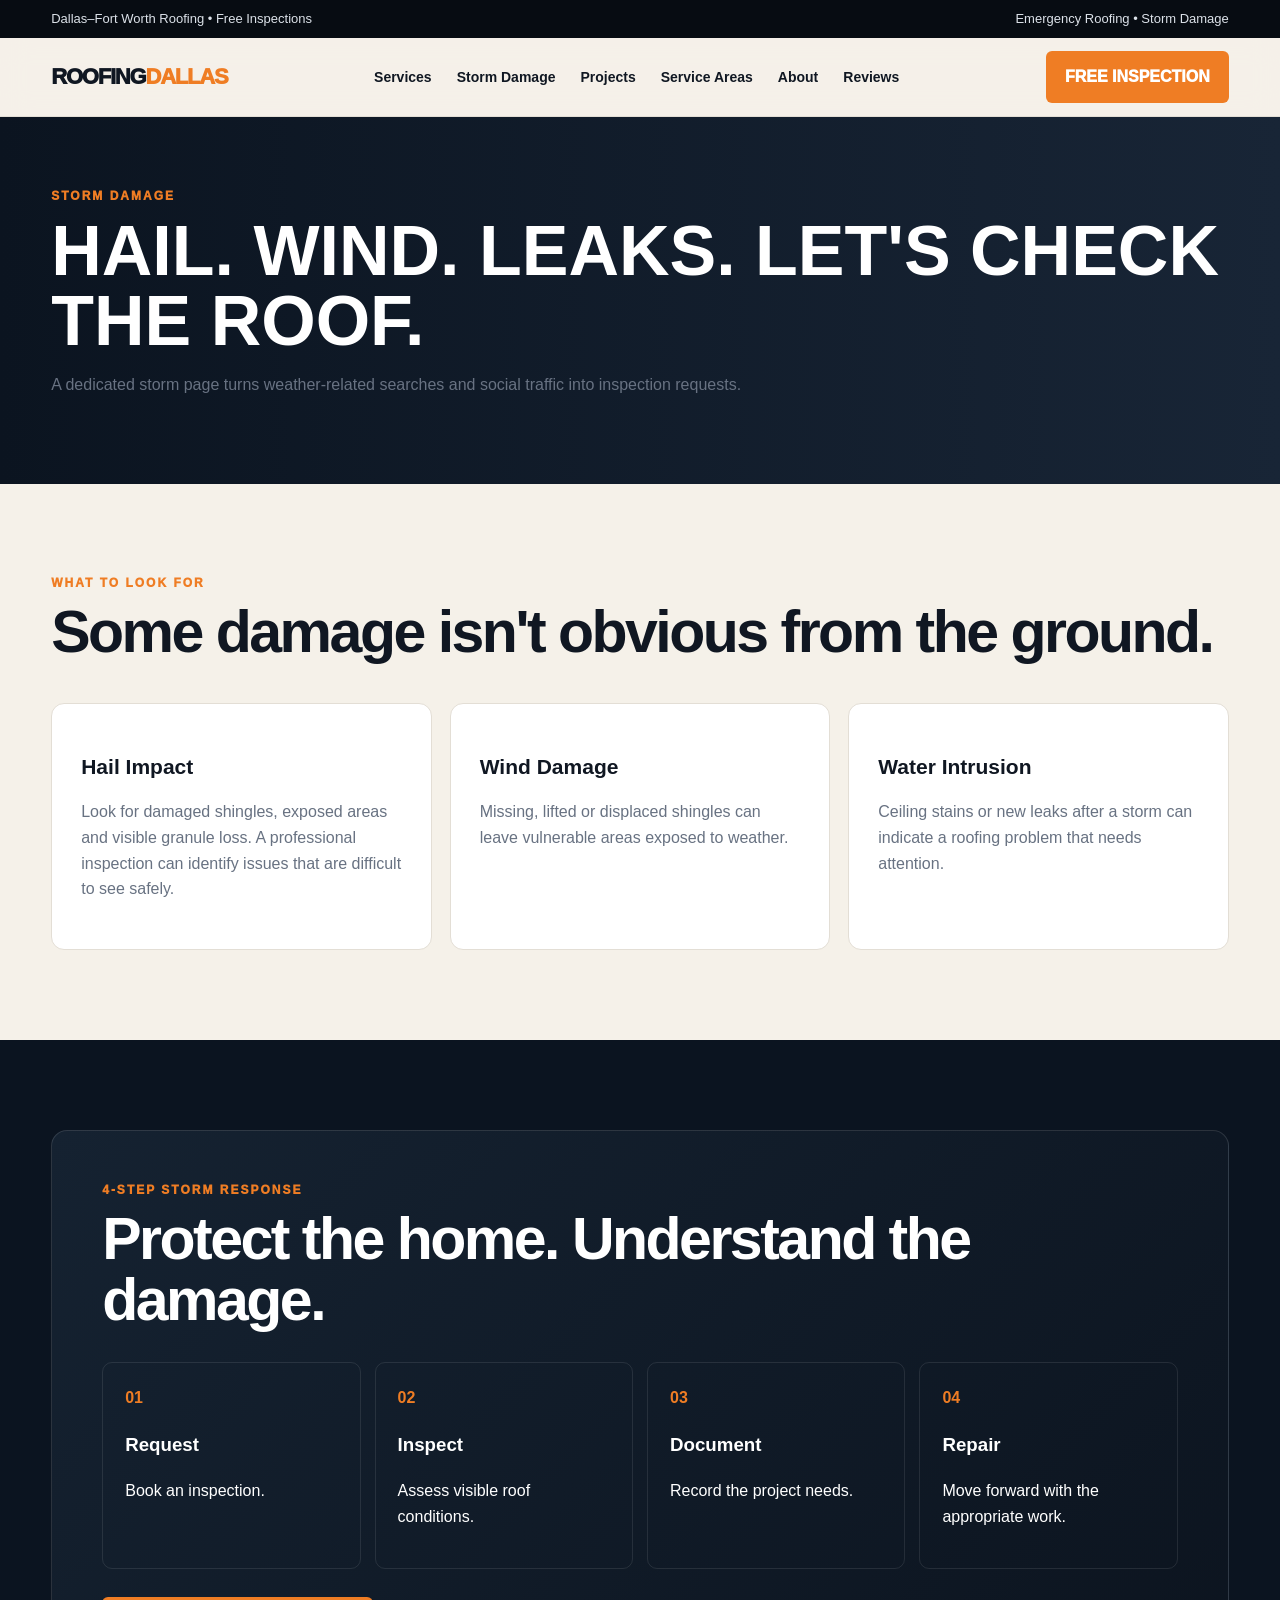
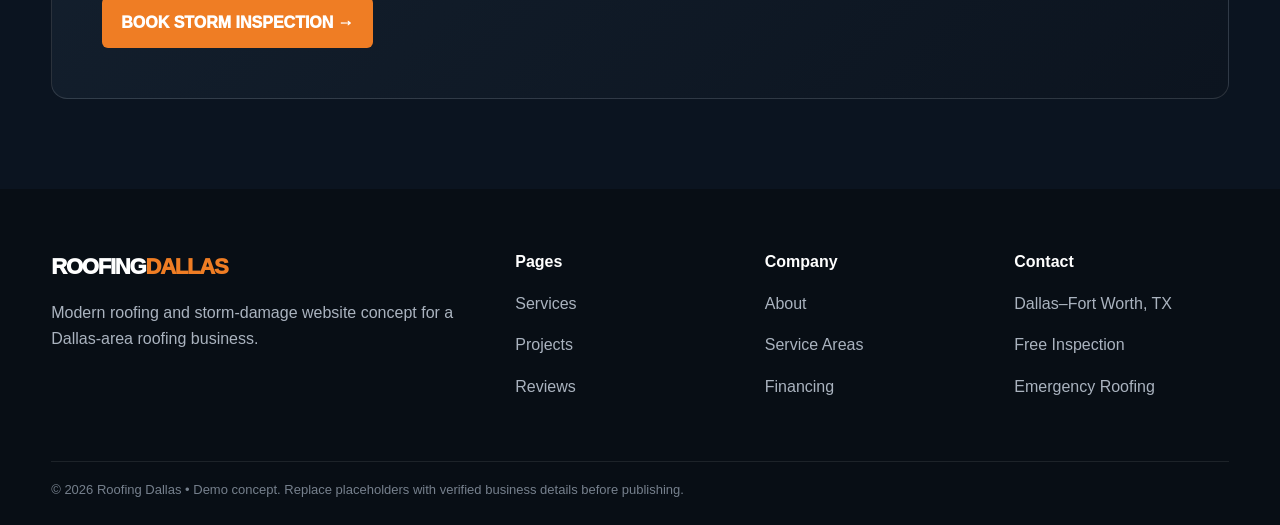
<file: storm-damage.html>
<!doctype html><html lang="en"><head><meta charset="utf-8"><meta name="viewport" content="width=device-width,initial-scale=1"><title>Storm Damage | Roofing Dallas</title><meta name="description" content="Storm Damage page for Roofing Dallas — roofing, storm damage and free inspections in Dallas–Fort Worth."><link rel="stylesheet" href="style.css"></head><body><div class="top"><div class="wrap"><div>Dallas–Fort Worth Roofing • Free Inspections</div><div class="right">Emergency Roofing • Storm Damage</div></div></div><header class="nav"><div class="wrap navin"><a class="brand" href="index.html">ROOFING<i>DALLAS</i></a><nav class="links"><a href="services.html">Services</a><a href="storm-damage.html">Storm Damage</a><a href="projects.html">Projects</a><a href="areas.html">Service Areas</a><a href="about.html">About</a><a href="reviews.html">Reviews</a></nav><a class="btn" href="contact.html">FREE INSPECTION</a><span class="menu">☰</span></div></header><section class="banner"><div class="wrap"><div class="kicker">Storm Damage</div><h1>HAIL. WIND. LEAKS. LET'S CHECK THE ROOF.</h1><p class="sub">A dedicated storm page turns weather-related searches and social traffic into inspection requests.</p></div></section>
<section class="section"><div class="wrap"><div class="kicker">What To Look For</div><h2 class="title">Some damage isn't obvious from the ground.</h2><div class="grid3"><div class="card"><h3>Hail Impact</h3><p>Look for damaged shingles, exposed areas and visible granule loss. A professional inspection can identify issues that are difficult to see safely.</p></div><div class="card"><h3>Wind Damage</h3><p>Missing, lifted or displaced shingles can leave vulnerable areas exposed to weather.</p></div><div class="card"><h3>Water Intrusion</h3><p>Ceiling stains or new leaks after a storm can indicate a roofing problem that needs attention.</p></div></div></div></section>
<section class="section darksection"><div class="wrap stormbox"><div class="kicker">4-Step Storm Response</div><h2 class="title">Protect the home. Understand the damage.</h2><div class="steps"><div class="step"><b>01</b><h3>Request</h3><p>Book an inspection.</p></div><div class="step"><b>02</b><h3>Inspect</h3><p>Assess visible roof conditions.</p></div><div class="step"><b>03</b><h3>Document</h3><p>Record the project needs.</p></div><div class="step"><b>04</b><h3>Repair</h3><p>Move forward with the appropriate work.</p></div></div><div class="actions"><a class="btn" href="contact.html">BOOK STORM INSPECTION →</a></div></div></section><footer class="footer"><div class="wrap foot"><div><div class="brand">ROOFING<i>DALLAS</i></div><p>Modern roofing and storm-damage website concept for a Dallas-area roofing business.</p></div><div><b>Pages</b><p><a href="services.html">Services</a></p><p><a href="projects.html">Projects</a></p><p><a href="reviews.html">Reviews</a></p></div><div><b>Company</b><p><a href="about.html">About</a></p><p><a href="areas.html">Service Areas</a></p><p><a href="financing.html">Financing</a></p></div><div><b>Contact</b><p>Dallas–Fort Worth, TX</p><p>Free Inspection</p><p>Emergency Roofing</p></div></div><div class="wrap copy">© 2026 Roofing Dallas • Demo concept. Replace placeholders with verified business details before publishing.</div></footer><script src="script.js"></script></body></html>
</file>
<file: style.css>
:root{--navy:#0b1420;--orange:#ef7d24;--cream:#f5f1e9;--paper:#fff;--ink:#101722;--muted:#687282;--line:#e3ded5;--green:#1d7a55}
*{box-sizing:border-box}html{scroll-behavior:smooth}body{margin:0;background:var(--cream);color:var(--ink);font-family:Inter,Arial,sans-serif;line-height:1.6}a{text-decoration:none;color:inherit}.wrap{width:min(1180px,92%);margin:auto}
.top{background:#070c12;color:#dce2e9;font-size:13px}.top .wrap{height:38px;display:flex;align-items:center;justify-content:space-between}.nav{position:sticky;top:0;z-index:100;background:#f5f1e9ee;backdrop-filter:blur(15px);border-bottom:1px solid var(--line)}.navin{height:78px;display:flex;align-items:center;justify-content:space-between}.brand{font-weight:1000;font-size:22px;letter-spacing:-1.2px}.brand i{font-style:normal;color:var(--orange)}.links{display:flex;gap:25px;font-size:14px;font-weight:800}.links a:hover{color:var(--orange)}.btn{display:inline-block;background:var(--orange);color:#fff;padding:13px 19px;border-radius:6px;font-weight:950;border:0;cursor:pointer}.btn.dark{background:var(--navy)}.btn.outline{background:transparent;color:var(--ink);border:1px solid #bcb6ac}.menu{display:none;font-size:25px}
.hero{min-height:650px;background:linear-gradient(90deg,#08111de8,#08111d8c,#08111d22),url('https://images.unsplash.com/photo-1632759145351-1d592919f522?auto=format&fit=crop&w=2200&q=85') center/cover;display:flex;align-items:center}.hero .inside{color:white;max-width:760px;padding:80px 0}.eyebrow,.kicker{color:var(--orange);font-size:12px;letter-spacing:2px;text-transform:uppercase;font-weight:950}.hero h1{font-size:clamp(48px,7vw,84px);line-height:.96;letter-spacing:-4px;margin:16px 0}.hero p{font-size:19px;color:#e4e8ed;max-width:650px}.actions{display:flex;gap:12px;flex-wrap:wrap;margin-top:28px}.btn.light{background:#fff;color:var(--navy)}.btn.ghost{background:#ffffff13;border:1px solid #ffffff50}.strip{background:#fff;border-bottom:1px solid var(--line)}.stripin{display:grid;grid-template-columns:repeat(4,1fr)}.stat{padding:23px;text-align:center;border-right:1px solid var(--line)}.stat:last-child{border:0}.stat b{font-size:25px;display:block}.section{padding:90px 0}.title{font-size:clamp(36px,5vw,59px);line-height:1.03;letter-spacing:-2.5px;margin:9px 0 16px}.sub{color:var(--muted);max-width:690px}.grid3{display:grid;grid-template-columns:repeat(3,1fr);gap:18px;margin-top:40px}.card{background:var(--paper);border:1px solid var(--line);border-radius:13px;padding:29px;transition:.25s}.card:hover{transform:translateY(-5px);box-shadow:0 20px 45px #0c162015}.ico{height:50px;width:50px;border-radius:50%;display:grid;place-items:center;background:#fff0e5;color:var(--orange);font-size:23px}.card h3{font-size:21px;margin:17px 0 7px}.card p{color:var(--muted);margin-bottom:18px}.link{font-weight:900;color:var(--orange)}.split{display:grid;grid-template-columns:1fr 1fr;gap:70px;align-items:center}.photo{min-height:500px;border-radius:15px;background:url('https://images.unsplash.com/photo-1600566753190-17f0baa2a6c3?auto=format&fit=crop&w=1300&q=85') center/cover;box-shadow:28px 28px 0 #e7dfd2}.checklist{padding:0;list-style:none}.checklist li{padding:11px 0;border-bottom:1px solid var(--line);font-weight:700}.checklist li:before{content:"✓";color:var(--orange);font-weight:1000;margin-right:12px}.darksection{background:var(--navy);color:white}.darksection .sub{color:#b8c1cc}.stormbox{padding:50px;border:1px solid #ffffff20;border-radius:16px;background:linear-gradient(135deg,#152231,#0c141f)}.steps{display:grid;grid-template-columns:repeat(4,1fr);gap:14px;margin-top:32px}.step{border:1px solid #ffffff18;border-radius:10px;padding:22px}.step b{color:var(--orange)}.gallery{display:grid;grid-template-columns:2fr 1fr 1fr;grid-template-rows:260px 260px;gap:13px;margin-top:38px}.g{border-radius:12px;background-position:center;background-size:cover}.g1{grid-row:span 2;background-image:url('https://images.unsplash.com/photo-1560518883-ce09059eeffa?auto=format&fit=crop&w=1300&q=85')}.g2{background-image:url('https://images.unsplash.com/photo-1600607687920-4e2a09cf159d?auto=format&fit=crop&w=900&q=85')}.g3{background-image:url('https://images.unsplash.com/photo-1600566753086-00f18fb6b3ea?auto=format&fit=crop&w=900&q=85')}.g4{background-image:url('https://images.unsplash.com/photo-1600607688969-a5bfcd646154?auto=format&fit=crop&w=900&q=85')}.g5{background-image:url('https://images.unsplash.com/photo-1600566753051-f0b89df2dd90?auto=format&fit=crop&w=900&q=85')}.areas{display:flex;gap:9px;flex-wrap:wrap;margin-top:25px}.pill{background:#fff;border:1px solid var(--line);padding:9px 14px;border-radius:30px;font-weight:750}.quote{background:#fff;border:1px solid var(--line);border-radius:14px;padding:32px;font-size:19px}.quote strong{display:block;margin-top:15px;font-size:14px}.form{background:#fff;border:1px solid var(--line);border-radius:14px;padding:35px;box-shadow:0 25px 60px #17202d0d}.form label{display:block;font-size:13px;font-weight:850;margin-top:8px}.form input,.form select,.form textarea{width:100%;padding:13px;margin:6px 0 10px;border:1px solid #d4cfc6;border-radius:6px;background:#faf9f6;font:inherit}.form button{width:100%;margin-top:8px}.faq details{background:#fff;border:1px solid var(--line);border-radius:9px;padding:18px 20px;margin:10px 0}.faq summary{font-weight:850;cursor:pointer}.banner{padding:70px 0;background:linear-gradient(90deg,#0b1420,#182536);color:white}.banner h1{font-size:clamp(42px,6vw,70px);line-height:1;margin:10px 0}.footer{background:#080e15;color:white;padding:60px 0 25px}.foot{display:grid;grid-template-columns:2fr 1fr 1fr 1fr;gap:35px}.footer p,.footer a{color:#aab3bf}.copy{border-top:1px solid #ffffff16;margin-top:45px;padding-top:18px;color:#76808d;font-size:13px}
@media(max-width:800px){.links,.nav .btn{display:none}.menu{display:block}.stripin,.grid3,.split,.steps,.foot{grid-template-columns:1fr}.stat{border-right:0;border-bottom:1px solid var(--line)}.hero h1{letter-spacing:-2.5px}.section{padding:65px 0}.gallery{grid-template-columns:1fr 1fr;grid-template-rows:200px 170px 170px}.g1{grid-column:span 2;grid-row:auto}.photo{min-height:360px}.top .right{display:none}}
</file>
